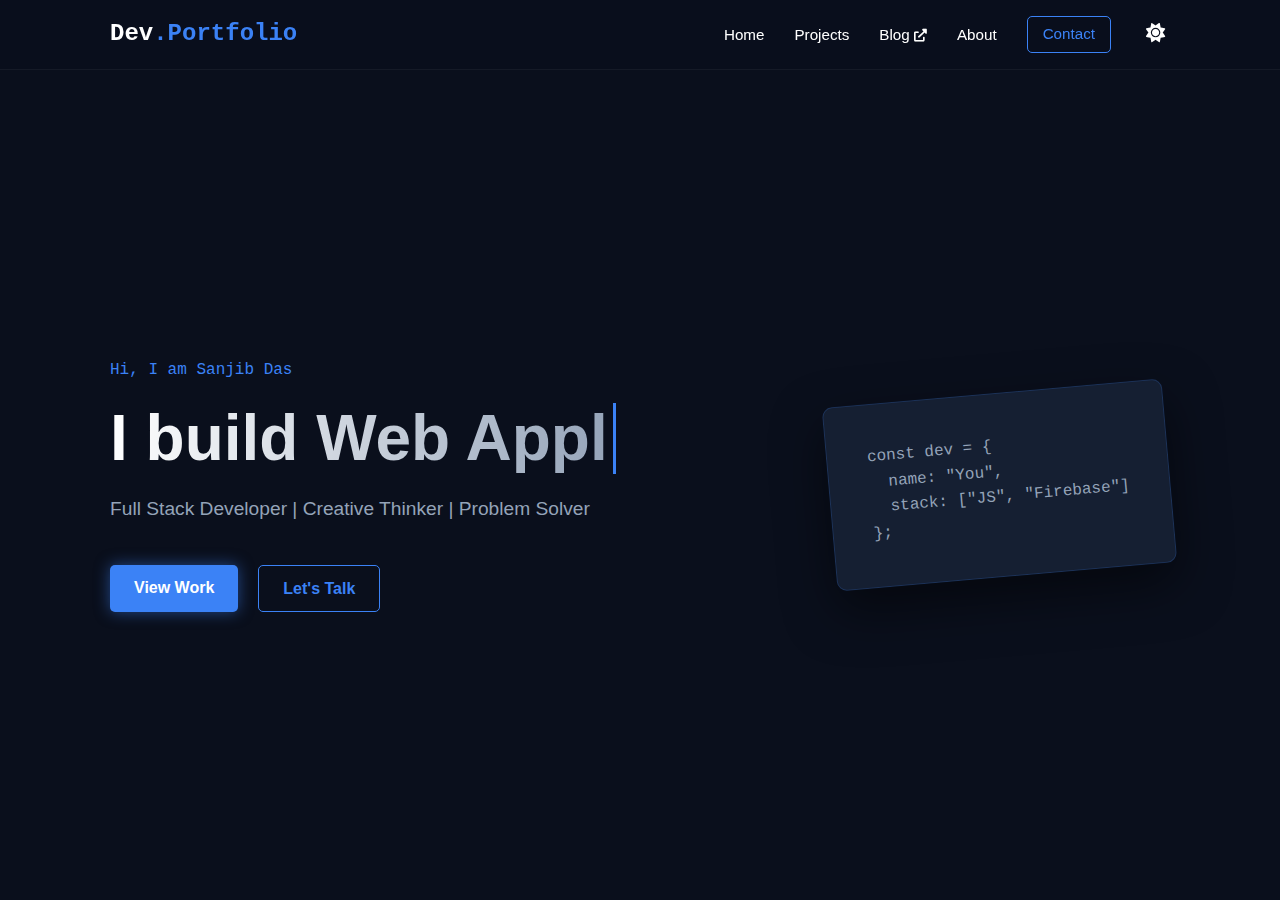
<file: index.html>
<!DOCTYPE html>
<html lang="en">
  <head>
    <meta charset="UTF-8" />
    <meta name="viewport" content="width=device-width, initial-scale=1.0" />
    <title>Developer Portfolio</title>
    <link rel="stylesheet" href="css/style.css" />
    <link
      rel="stylesheet"
      href="https://cdnjs.cloudflare.com/ajax/libs/font-awesome/6.0.0/css/all.min.css"
    />
    <meta
      name="description"
      content="Portfolio of Sanjib Dev - Full Stack Developer, Game Creator, and Assamese Culture Enthusiast."
    />
  </head>
  <body>
    <nav class="navbar">
      <div class="container nav-content">
        <a href="index.html" class="logo"
          >Dev<span style="color: var(--accent)">.Portfolio</span></a
        >
        <ul class="nav-links">
          <li><a href="index.html">Home</a></li>
          <li><a href="projects.html">Projects</a></li>
          <li>
            <a href="https://sanjib-d.github.io/MyBlog/" target="_blank"
              >Blog
              <i class="fas fa-external-link-alt" style="font-size: 0.8rem"></i
            ></a>
          </li>
          <li><a href="about.html">About</a></li>
          <li>
            <a
              href="contact.html"
              class="btn btn-outline"
              style="padding: 5px 15px"
              >Contact</a
            >
          </li>
          <li>
            <button
              id="theme-toggle"
              style="
                background: none;
                border: none;
                color: var(--text-primary);
                cursor: pointer;
                font-size: 1.2rem;
                padding: 5px;
              "
            >
              <i class="fas fa-sun"></i>
            </button>
          </li>
        </ul>
      </div>
    </nav>

    <header class="hero">
      <div class="container hero-container">
        <div class="hero-text">
          <p class="greeting">
            Hi, I am <span style="color: var(--accent)">Sanjib Das</span>
          </p>
          <h1>
            I build
            <span class="typewriter-text" style="color: var(--accent)"></span
            ><span class="cursor">|</span>
          </h1>
          <p class="subtext">
            Full Stack Developer | Creative Thinker | Problem Solver
          </p>
          <div class="cta-buttons">
            <a href="projects.html" class="btn btn-primary">View Work</a>
            <a href="contact.html" class="btn btn-outline">Let's Talk</a>
          </div>
        </div>
        <div class="hero-visual">
          <div class="code-box">
            <span>const dev = {</span><br />
            <span>&nbsp;&nbsp;name: "You",</span><br />
            <span>&nbsp;&nbsp;stack: ["JS", "Firebase"]</span><br />
            <span>};</span>
          </div>
        </div>
      </div>
    </header>
    <script src="js/theme.js"></script>
    <script src="js/main.js"></script>
  </body>

</html>
</file>
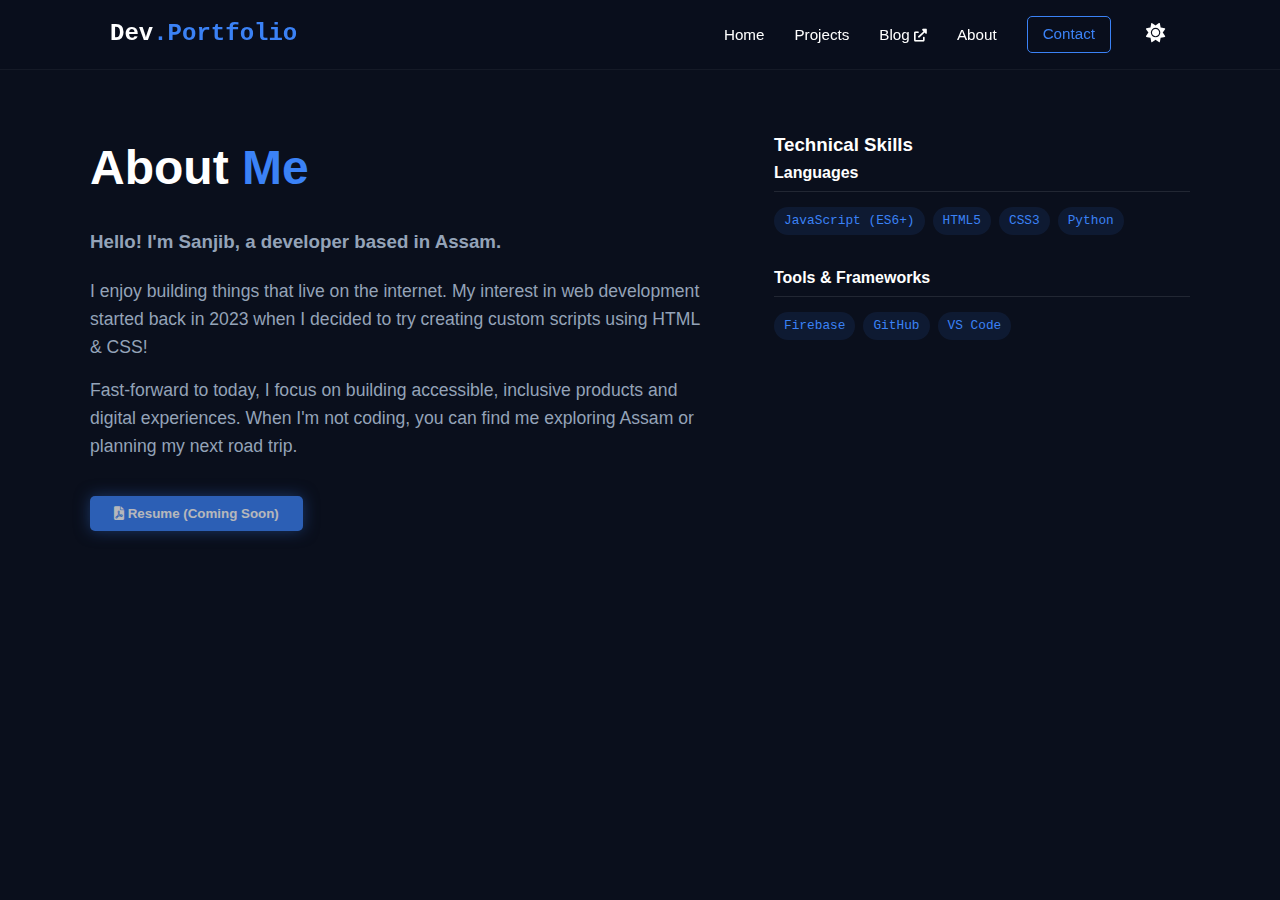
<file: about.html>
<!DOCTYPE html>
<html lang="en">
  <head>
    <meta charset="UTF-8" />
    <meta name="viewport" content="width=device-width, initial-scale=1.0" />
    <title>About Me | Sanjib Dev</title>
    <link rel="stylesheet" href="css/style.css" />
    <link
      rel="stylesheet"
      href="https://cdnjs.cloudflare.com/ajax/libs/font-awesome/6.0.0/css/all.min.css"
    />
  </head>
  <body>
    <nav class="navbar">
      <div class="container nav-content">
        <a href="index.html" class="logo"
          >Dev<span style="color: var(--accent)">.Portfolio</span></a
        >
        <ul class="nav-links">
          <li><a href="index.html">Home</a></li>
          <li><a href="projects.html">Projects</a></li>
          <li>
            <a href="../../Beginner/Blog Website/Index.html" target="_blank"
              >Blog
              <i class="fas fa-external-link-alt" style="font-size: 0.8rem"></i
            ></a>
          </li>
          <li><a href="about.html">About</a></li>
          <li>
            <a
              href="contact.html"
              class="btn btn-outline"
              style="padding: 5px 15px"
              >Contact</a
            >
          </li>
          <li>
            <button
              id="theme-toggle"
              style="
                background: none;
                border: none;
                color: var(--text-primary);
                cursor: pointer;
                font-size: 1.2rem;
                padding: 5px;
              "
            >
              <i class="fas fa-sun"></i>
            </button>
          </li>
        </ul>
      </div>
    </nav>

    <section class="section">
      <div class="container about-grid">
        <div class="about-text">
          <h1>About <span style="color: var(--accent)">Me</span></h1>

          <h3>Hello! I'm Sanjib, a developer based in Assam.</h3>

          <p>
            I enjoy building things that live on the internet. My interest in
            web development started back in 2023 when I decided to try creating
            custom scripts using HTML & CSS!
          </p>
          <p>
            Fast-forward to today, I focus on building accessible, inclusive
            products and digital experiences. When I'm not coding, you can find
            me exploring Assam or planning my next road trip.
          </p>

          <button
            class="btn btn-primary"
            style="margin-top: 20px; opacity: 0.7; cursor: not-allowed"
            onclick="alert('Resume is currently being updated. Check back soon!')"
          >
            <i class="fas fa-file-pdf"></i> Resume (Coming Soon)
          </button>
        </div>

        <div class="about-skills">
          <h3>Technical Skills</h3>

          <div class="skill-category">
            <h4>Languages</h4>
            <div class="tags-container">
              <span class="tag">JavaScript (ES6+)</span>
              <span class="tag">HTML5</span>
              <span class="tag">CSS3</span>
              <span class="tag">Python</span>
            </div>
          </div>

          <div class="skill-category">
            <h4>Tools & Frameworks</h4>
            <div class="tags-container">
              <span class="tag">Firebase</span>
              <span class="tag">GitHub</span>
              <span class="tag">VS Code</span>
            </div>
          </div>
        </div>
      </div>
    </section>
    <script src="js/theme.js"></script>
  </body>
</html>
</file>
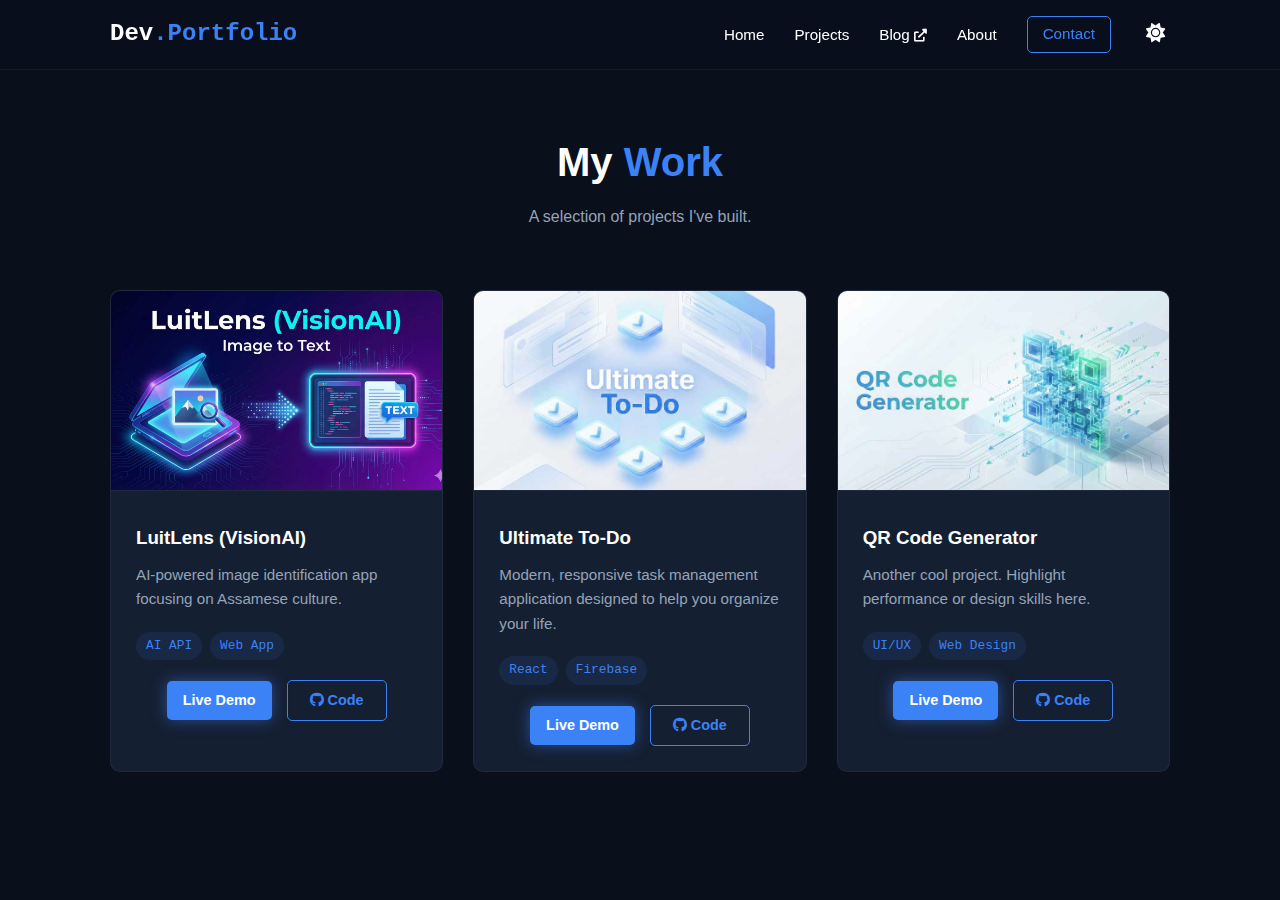
<file: projects.html>
<!DOCTYPE html>
<html lang="en">
  <head>
    <meta charset="UTF-8" />
    <meta name="viewport" content="width=device-width, initial-scale=1.0" />
    <title>Projects | Sanjib Dev</title>
    <link rel="stylesheet" href="css/style.css" />
    <link
      rel="stylesheet"
      href="https://cdnjs.cloudflare.com/ajax/libs/font-awesome/6.0.0/css/all.min.css"
    />
  </head>
  <body>
    <nav class="navbar">
      <div class="container nav-content">
        <a href="index.html" class="logo"
          >Dev<span style="color: var(--accent)">.Portfolio</span></a
        >
        <ul class="nav-links">
          <li><a href="index.html">Home</a></li>
          <li><a href="projects.html">Projects</a></li>
          <li>
            <a href="../../Beginner/Blog Website/Index.html" target="_blank"
              >Blog
              <i class="fas fa-external-link-alt" style="font-size: 0.8rem"></i
            ></a>
          </li>
          <li><a href="about.html">About</a></li>
          <li>
            <a
              href="contact.html"
              class="btn btn-outline"
              style="padding: 5px 15px"
              >Contact</a
            >
          </li>
          <li>
            <button
              id="theme-toggle"
              style="
                background: none;
                border: none;
                color: var(--text-primary);
                cursor: pointer;
                font-size: 1.2rem;
                padding: 5px;
              "
            >
              <i class="fas fa-sun"></i>
            </button>
          </li>
        </ul>
      </div>
    </nav>
    <section class="page-header">
      <div class="container">
        <h1>My <span style="color: var(--accent)">Work</span></h1>
        <p style="color: var(--text-secondary)">
          A selection of projects I've built.
        </p>
      </div>
    </section>

    <section class="section">
      <div class="container">
        <div id="projects-container" class="projects-grid"></div>
      </div>
    </section>
    <script src="js/theme.js"></script>
    <script src="js/projects.js"></script>
  </body>
</html>
</file>
<file: css/style.css>
:root {
    /* --- COLOR PALETTE (Modern Dark Tech) --- */
    --bg-body: #0a0f1c;
    --bg-card: #151f32;
    --bg-navbar: rgba(10, 15, 28, 0.95); /* Dark Glass */
    
    --text-primary: #ffffff;
    --text-secondary: #94a3b8;
    
    --accent: #3b82f6;
    --accent-glow: rgba(59, 130, 246, 0.5);
    
    --border-color: rgba(255, 255, 255, 0.05);
    --gradient-heading: linear-gradient(to right, #ffffff, #94a3b8);

    /* --- TYPOGRAPHY --- */
    --font-main: 'Segoe UI', Roboto, Helvetica, Arial, sans-serif;
    --font-mono: 'Courier New', Courier, monospace;

    /* --- SPACING --- */
    --nav-height: 70px;
    --container-width: 1100px;
}

[data-theme="light"] {
    /* --- LIGHT MODE --- */
    --bg-body: #f8fafc;
    --bg-card: #ffffff;
    --bg-navbar: rgba(255, 255, 255, 0.95); /* White Glass */
    
    --text-primary: #0f172a;
    --text-secondary: #475569;
    
    --accent: #2563eb;
    --accent-glow: rgba(37, 99, 235, 0.2);
    
    --border-color: #e2e8f0;
    --gradient-heading: linear-gradient(to right, #0f172a, #475569);
}

* {
    margin: 0;
    padding: 0;
    box-sizing: border-box;
}

body {
    background-color: var(--bg-body);
    color: var(--text-primary);
    font-family: var(--font-main);
    line-height: 1.6;
}

a {
    text-decoration: none;
    color: inherit;
    transition: 0.3s;
}

ul {
    list-style: none;
}

/* --- UTILITIES --- */
.container {
    max-width: var(--container-width);
    margin: 0 auto;
    padding: 0 20px;
}

.btn {
    display: inline-block;
    padding: 10px 24px;
    border-radius: 5px;
    font-weight: 600;
    cursor: pointer;
    border: none;
}

.btn-primary {
    background-color: var(--accent);
    color: white;
    box-shadow: 0 0 15px var(--accent-glow);
}

.btn-primary:hover {
    transform: translateY(-2px);
}

.btn-outline {
    border: 1px solid var(--accent);
    color: var(--accent);
    background: transparent;
}

.btn-outline:hover {
    background: rgba(59, 130, 246, 0.1);
}

/* --- NAVBAR --- */
.navbar {
    height: var(--nav-height);
    background: var(--bg-navbar);
    position: sticky;
    top: 0;
    z-index: 1000;
    border-bottom: 1px solid var(--border-color);
    display: flex;
    align-items: center;
    backdrop-filter: blur(10px);
}

.nav-content {
    display: flex;
    justify-content: space-between;
    align-items: center;
    width: 100%;
}

.logo {
    font-size: 1.5rem;
    font-weight: bold;
    font-family: var(--font-mono);
}

.nav-links {
    display: flex;
    gap: 30px;
    align-items: center;
}

.nav-links a {
    font-size: 0.95rem;
    font-weight: 500;
}

.nav-links a:hover {
    color: var(--accent);
}

/* --- HERO SECTION --- */
.hero {
    height: calc(100vh - var(--nav-height));
    display: flex;
    align-items: center;
    position: relative;
    overflow: hidden;
}

.hero-container {
    display: flex;
    align-items: center;
    justify-content: space-between;
    width: 100%;
}

.hero-text h1 {
    font-size: 4rem;
    line-height: 1.1;
    margin: 20px 0;
    background: var(--gradient-heading);
    -webkit-background-clip: text;
    -webkit-text-fill-color: transparent;
    background-clip: text;
}

.greeting {
    font-family: var(--font-mono);
    color: var(--accent);
}

.subtext {
    font-size: 1.2rem;
    color: var(--text-secondary);
    margin-bottom: 40px;
    max-width: 500px;
}

.cta-buttons {
    display: flex;
    gap: 20px;
}

.hero-visual {
    position: relative;
    animation: float 6s ease-in-out infinite;
}

.code-box {
    background: var(--bg-card);
    padding: 40px;
    border-radius: 10px;
    font-family: var(--font-mono);
    border: 1px solid rgba(59, 130, 246, 0.2);
    box-shadow: 0 20px 50px rgba(0, 0, 0, 0.5);
    color: var(--text-secondary);
    transform: rotate(-5deg);
    transition: transform 0.5s ease;
}

.code-box:hover {
    transform: rotate(0deg) scale(1.05);
}

/* --- PROJECTS PAGE --- */
.page-header {
    padding: 60px 0 20px;
    text-align: center;
}

.page-header h1 {
    font-size: 2.5rem;
    margin-bottom: 10px;
}

.projects-grid {
    display: grid;
    grid-template-columns: repeat(auto-fit, minmax(300px, 1fr));
    gap: 30px;
    padding: 40px 0;
}

.project-card {
    background-color: var(--bg-card);
    border-radius: 10px;
    overflow: hidden;
    transition: transform 0.3s ease, box-shadow 0.3s ease;
    border: 1px solid rgba(255, 255, 255, 0.05);
}

.project-card:hover {
    transform: translateY(-5px);
    box-shadow: 0 10px 30px rgba(0, 0, 0, 0.3);
}

.card-image img {
    width: 100%;
    height: 200px;
    object-fit: cover;
    border-bottom: 1px solid rgba(255, 255, 255, 0.05);
}

.card-content {
    padding: 25px;
}

.card-content h3 {
    margin-bottom: 10px;
    color: var(--text-primary);
}

.card-content p {
    color: var(--text-secondary);
    font-size: 0.95rem;
    margin-bottom: 20px;
}

.tags-container {
    margin-bottom: 20px;
    display: flex;
    flex-wrap: wrap;
    gap: 8px;
}

.tag {
    background: rgba(59, 130, 246, 0.1);
    color: var(--accent);
    padding: 4px 10px;
    border-radius: 50px;
    font-size: 0.8rem;
    font-family: var(--font-mono);
}

.card-buttons {
    display: flex;
    gap: 15px;
    justify-content: center;
    align-items: center;
    margin-top: 20px;
    width: 100%;
}

.card-buttons .btn {
    min-width: 100px;
    text-align: center;
}

.btn-sm {
    padding: 8px 16px;
    font-size: 0.9rem;
}

/* --- ABOUT PAGE --- */
.about-grid {
    display: grid;
    grid-template-columns: 1.5fr 1fr;
    gap: 60px;
    padding: 60px 0;
    align-items: start;
}

.about-text h1 {
    font-size: 3rem;
    margin-bottom: 20px;
}

.about-text h3 {
    margin-bottom: 20px;
    color: var(--text-secondary);
}

.about-text p {
    margin-bottom: 15px;
    font-size: 1.1rem;
    color: var(--text-secondary);
}

.skill-category {
    margin-bottom: 30px;
}

.skill-category h4 {
    margin-bottom: 15px;
    color: var(--text-primary);
    border-bottom: 1px solid rgba(255, 255, 255, 0.1);
    padding-bottom: 5px;
}

/* --- CONTACT PAGE --- */
.contact-wrapper {
    display: grid;
    grid-template-columns: 1fr 1fr;
    gap: 50px;
    width: 100%;
}

.info-item {
    display: flex;
    align-items: center;
    gap: 15px;
    margin: 20px 0;
    font-size: 1.1rem;
    color: var(--text-secondary);
}

.social-links-big {
    margin-top: 30px;
    display: flex;
    gap: 20px;
}

.social-links-big a {
    font-size: 1.5rem;
    color: var(--text-secondary);
    border: 1px solid rgba(255, 255, 255, 0.1);
    padding: 10px;
    border-radius: 50%;
    width: 50px;
    height: 50px;
    display: flex;
    justify-content: center;
    align-items: center;
}

.social-links-big a:hover {
    color: var(--accent);
    border-color: var(--accent);
}

.contact-form-container {
    background: var(--bg-card);
    padding: 40px;
    border-radius: 10px;
    border: 1px solid rgba(255, 255, 255, 0.05);
}

.form-group {
    margin-bottom: 20px;
}

.form-group label {
    display: block;
    margin-bottom: 8px;
    color: var(--text-primary);
}

.form-group input,
.form-group textarea {
    width: 100%;
    padding: 12px;
    background: var(--bg-body);
    border: 1px solid rgba(255, 255, 255, 0.1);
    border-radius: 5px;
    color: white;
    font-family: var(--font-main);
}

.form-group input:focus,
.form-group textarea:focus {
    outline: none;
    border-color: var(--accent);
}

/* --- ANIMATIONS --- */
.cursor {
    display: inline-block;
    width: 3px;
    background-color: var(--accent);
    animation: blink 1s infinite;
    margin-left: 5px;
}

@keyframes blink {
    0%, 100% { opacity: 1; }
    50% { opacity: 0; }
}

.hidden-scroll {
    opacity: 0;
    transform: translateY(30px);
    transition: all 0.8s ease-out;
}

.visible {
    opacity: 1;
    transform: translateY(0);
}

@keyframes float {
    0% { transform: translateY(0px); }
    50% { transform: translateY(-15px); }
    100% { transform: translateY(0px); }
}

/* --- MOBILE RESPONSIVENESS --- */
.hamburger {
    display: none !important;
}

@media (max-width: 768px) {
    /* Navbar Adjustments */
    .navbar {
        height: auto;
        padding: 15px 0;
    }

    .nav-content {
        flex-direction: column;
        gap: 15px;
    }

    .nav-links {
        flex-direction: row;
        flex-wrap: wrap;
        justify-content: center;
        width: 100%;
        gap: 15px;
    }

    .nav-links a {
        font-size: 0.85rem;
        padding: 5px 8px;
        background: rgba(255, 255, 255, 0.05);
        border-radius: 5px;
    }

    #theme-toggle {
        font-size: 1rem;
        padding: 5px;
        margin-left: 5px;
    }

    /* Hero Adjustments */
    .hero {
        height: auto;
        min-height: 80vh;
        padding-top: 20px;
    }

    .hero-container {
        flex-direction: column;
        text-align: center;
        padding-bottom: 50px;
    }

    .hero-text h1 {
        font-size: 2.2rem;
    }

    .hero-visual {
        margin-top: 40px;
        transform: scale(0.9);
    }
    
    .cta-buttons {
        justify-content: center;
        width: 100%;
    }

    /* Layout Adjustments */
    .about-grid,
    .contact-wrapper {
        grid-template-columns: 1fr;
        gap: 40px;
    }

    .projects-grid {
        grid-template-columns: 1fr;
    }

    /* Text Alignment */
    .about-text, .about-skills, .skill-category h4 {
        text-align: center;
    }
    
    .about-text {
        align-items: center;
    }

    .tags-container {
        justify-content: center;
    }
}
</file>
